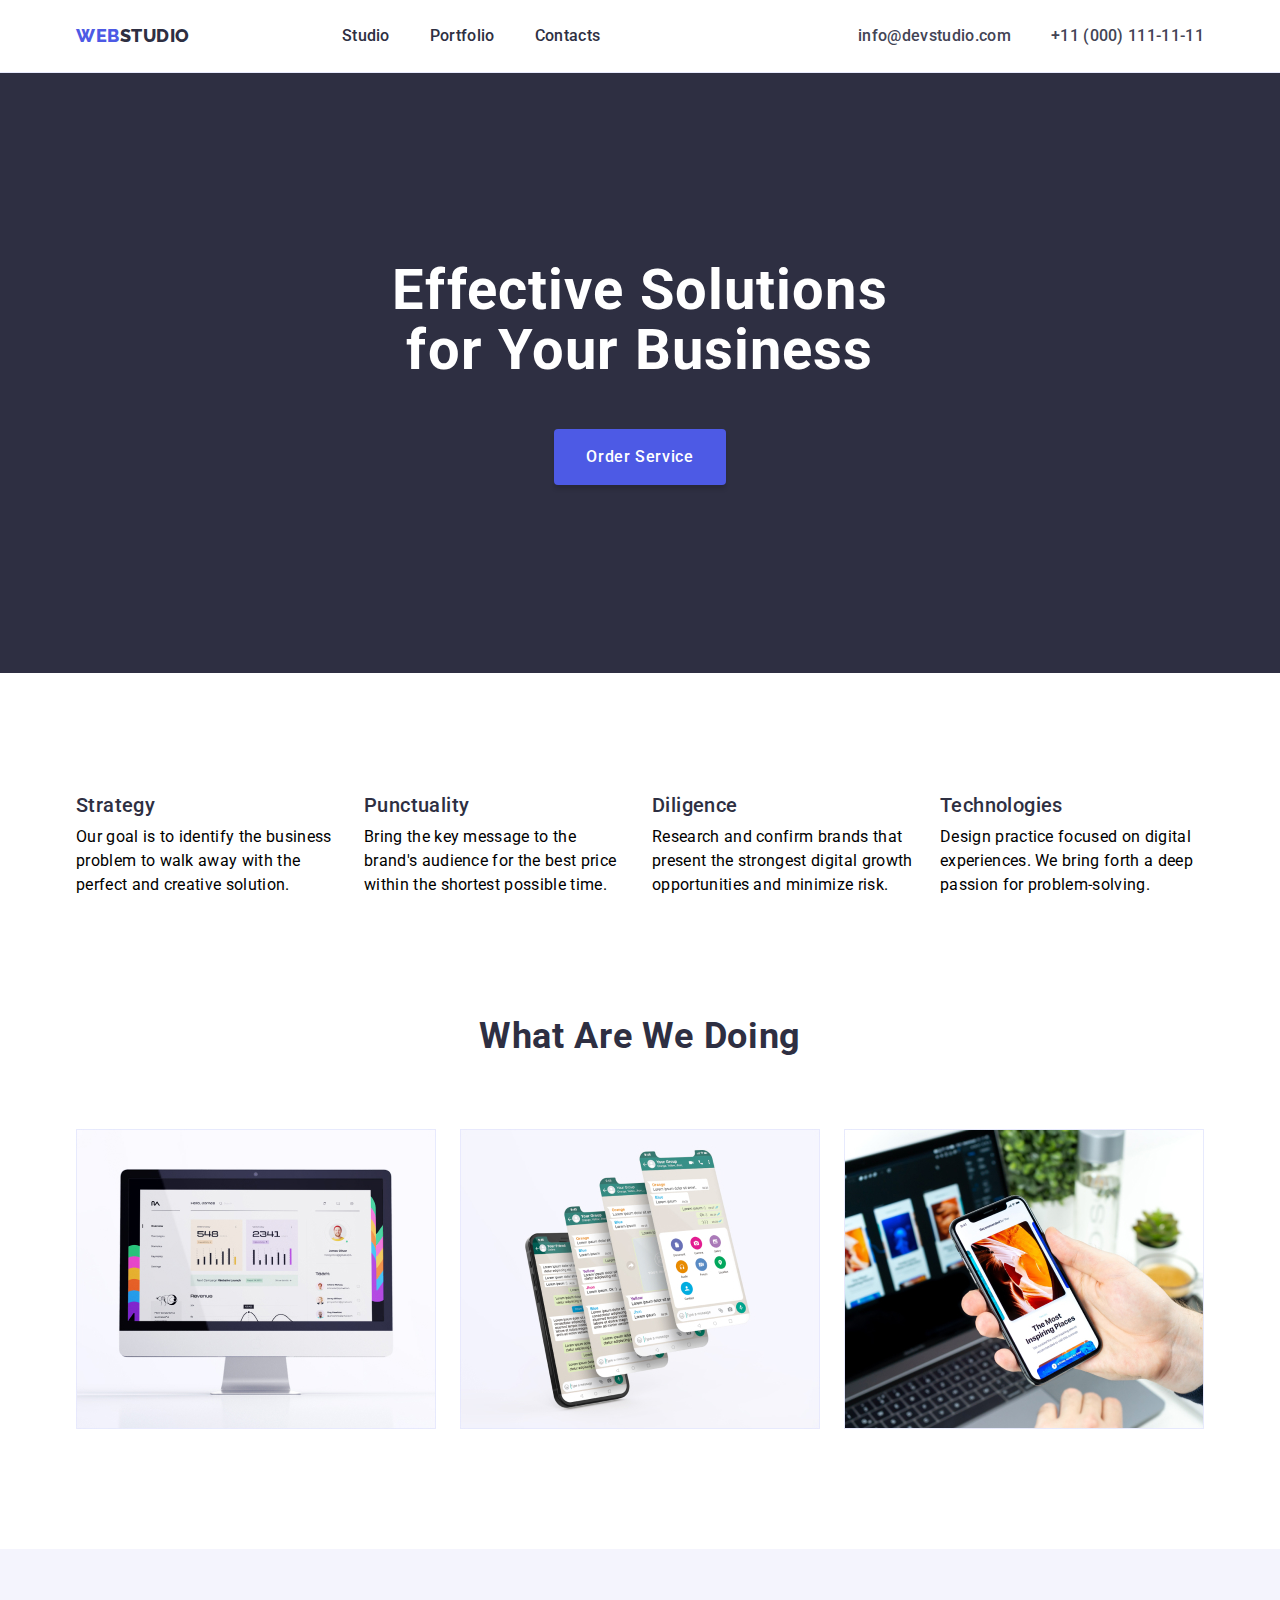
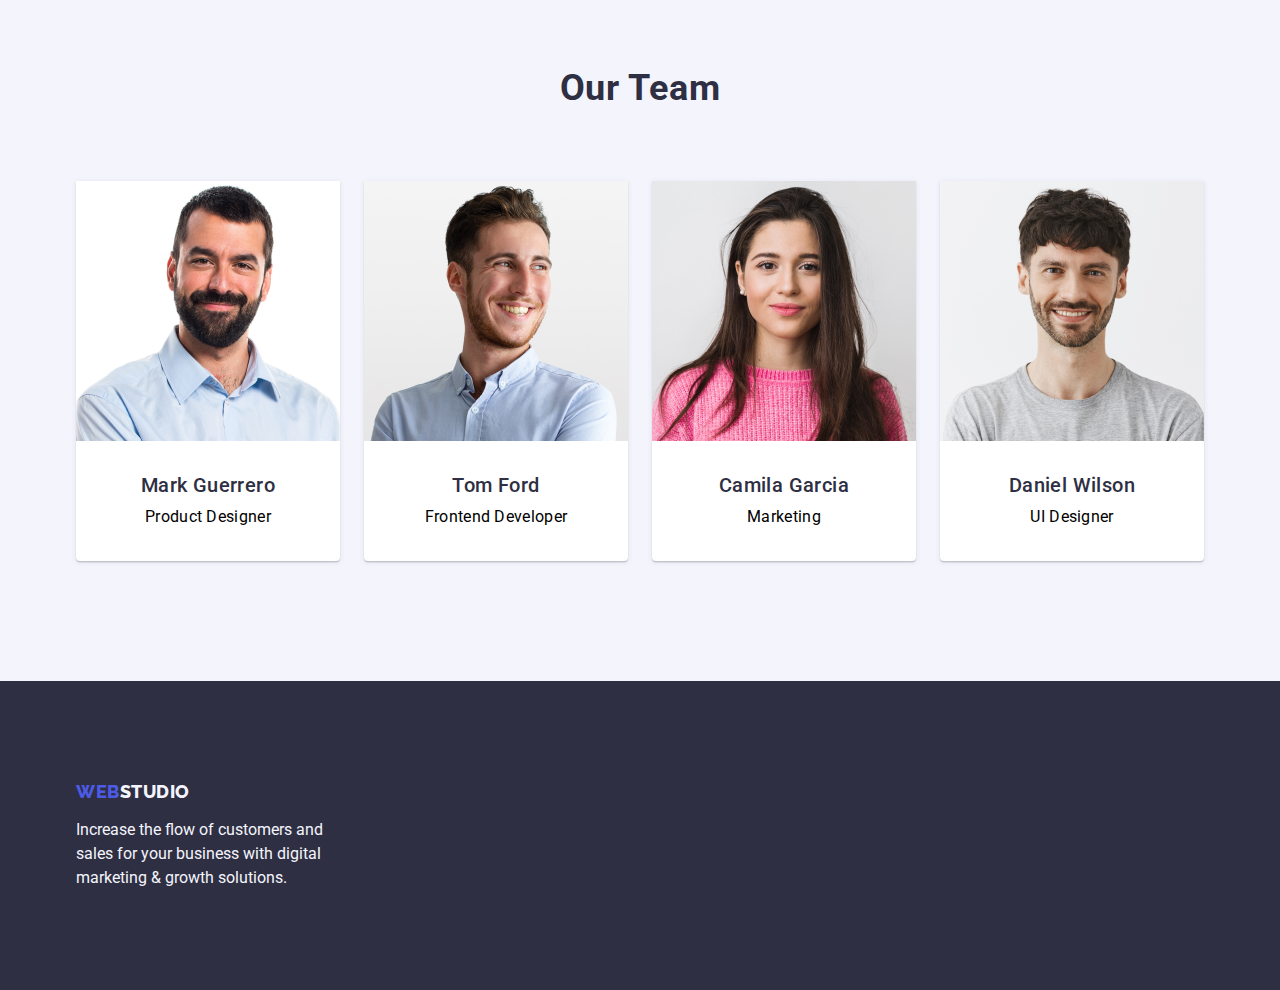
<file: index.html>
<!DOCTYPE html>
<html lang="en">
  <head>
    <meta charset="UTF-8" />
    <meta http-equiv="X-UA-Compatible" content="IE=edge" />
    <meta name="viewport" content="width=device-width, initial-scale=1.0" />
    <title>Main Page</title>
    <!-- Google fonts -->
    <link rel="preconnect" href="https://fonts.googleapis.com" />
    <link rel="preconnect" href="https://fonts.gstatic.com" crossorigin />
    <link
      href="https://fonts.googleapis.com/css2?family=Raleway:wght@400;700&family=Roboto:wght@400;500;700;900&display=swap"
      rel="stylesheet"
    />
    <!-- Normalize css -->
    <link
      rel="stylesheet"
      href="https://cdnjs.cloudflare.com/ajax/libs/modern-normalize/1.1.0/modern-normalize.min.css"
    />
    <!-- In-document CSS -->
    <link rel="stylesheet" href="./css/styles.css" />
  </head>

  <body>
    <header class="header">
      <!-- Header section -->
      <div class="container">
        <!-- navigation menu -->
        <nav class="nav">
          <!-- Logo -->
          <a href="./index.html" class="link nav-logo"
            >Web<span class="nav-logo-item">Studio</span>
          </a>
          <ul class="list">
            <li class="list-item">
              <a href="./index.html" class="link nav-link">Studio</a>
            </li>
            <li class="list-item">
              <a href="./portfolio.html" class="link nav-link">Portfolio</a>
            </li>
            <li class="list-item">
              <a href="" class="link nav-link">Contacts</a>
            </li>
          </ul>
        </nav>
        <!-- adress -->
        <address class="address">
          <ul class="list">
            <li class="address-list-item">
              <a href="mailto:info@devstudio.com" class="address-item link">info@devstudio.com</a>
            </li>
            <li class="address-list-item">
              <a href="tel:+110001111111" class="address-item link">+11 (000) 111-11-11</a>
            </li>
          </ul>
        </address>
      </div>
    </header>

    <!-- main container -->
    <main>
      <!-- Hero section -->
      <section class="hero">
        <div class="container">
          <!-- head -->
          <h1 class="hero-title">Effective Solutions for Your Business</h1>
          <!-- button -->
          <button type="button" class="btn">Order Service</button>
        </div>
      </section>

      <!--  features section -->
      <section class="features">
        <div class="container">
          <h2 class="visually-hidden">features</h2>
          <ul class="list features-description">
            <li class="features-list">
              <h3 class="features-head">Strategy</h3>
              <p class="features-paragraf">
                Our goal is to identify the business problem to walk away with the perfect and
                creative solution.
              </p>
            </li>
            <li class="features-list">
              <h3 class="features-head">Punctuality</h3>
              <p class="features-paragraf">
                Bring the key message to the brand's audience for the best price within the shortest
                possible time.
              </p>
            </li>
            <li class="features-list">
              <h3 class="features-head">Diligence</h3>
              <p class="features-paragraf">
                Research and confirm brands that present the strongest digital growth opportunities
                and minimize risk.
              </p>
            </li>
            <li class="features-list">
              <h3 class="features-head">Technologies</h3>
              <p class="features-paragraf">
                Design practice focused on digital experiences. We bring forth a deep passion for
                problem-solving.
              </p>
            </li>
          </ul>
        </div>
      </section>

      <!-- product section -->
      <section class="product-section">
        <div class="container">
          <h2 class="title product">What are we doing</h2>
          <ul class="list product">
            <li class="product-list-item">
              <img src="./images/main/section2/img1.jpg" alt="monitor" width="360" />
            </li>
            <li class="product-list-item">
              <img src="./images/main/section2/img2.jpg" alt="whatsapp" width="360" />
            </li>
            <li class="product-list-item">
              <img src="./images/main/section2/img3.jpg" alt="mobile" width="360" />
            </li>
          </ul>
        </div>
      </section>

      <!-- team section -->
      <section class="team">
        <div class="container">
          <h2 class="title">Our Team</h2>
          <ul class="list">
            <li class="team-item">
              <img src="./images/main/section3/Mark.jpg" alt="Mark" width="264" class="img" />
              <div class="team-descr">
                <h3 class="team-title">Mark Guerrero</h3>
                <p class="team-posicion">Product Designer</p>
              </div>
            </li>
            <li class="team-item">
              <img src="./images/main/section3/Tom.jpg" alt="Tom" width="264" class="img" />
              <div class="team-descr">
                <h3 class="team-title">Tom Ford</h3>
                <p class="team-posicion">Frontend Developer</p>
              </div>
            </li>
            <li class="team-item">
              <img src="./images/main/section3/Camilla.jpg" alt="Camilla" width="264" class="img" />
              <div class="team-descr">
                <h3 class="team-title">Camila Garcia</h3>
                <p class="team-posicion">Marketing</p>
              </div>
            </li>
            <li class="team-item">
              <img src="./images/main/section3/Daniel.jpg" alt="Daniel" width="264" class="img" />
              <div class="team-descr">
                <h3 class="team-title">Daniel Wilson</h3>
                <p class="team-posicion">UI Designer</p>
              </div>
            </li>
          </ul>
        </div>
      </section>
    </main>

    <!-- footer section-->
    <footer class="footer">
      <div class="container">
        <!-- logo -->
        <a href="./index.html" class="link footer-logo"
          >Web<span class="footer-logo-item">Studio</span>
        </a>
        <p class="text">
          Increase the flow of customers and sales for your business with digital marketing & growth
          solutions.
        </p>
      </div>
    </footer>
  </body>
</html>
</file>
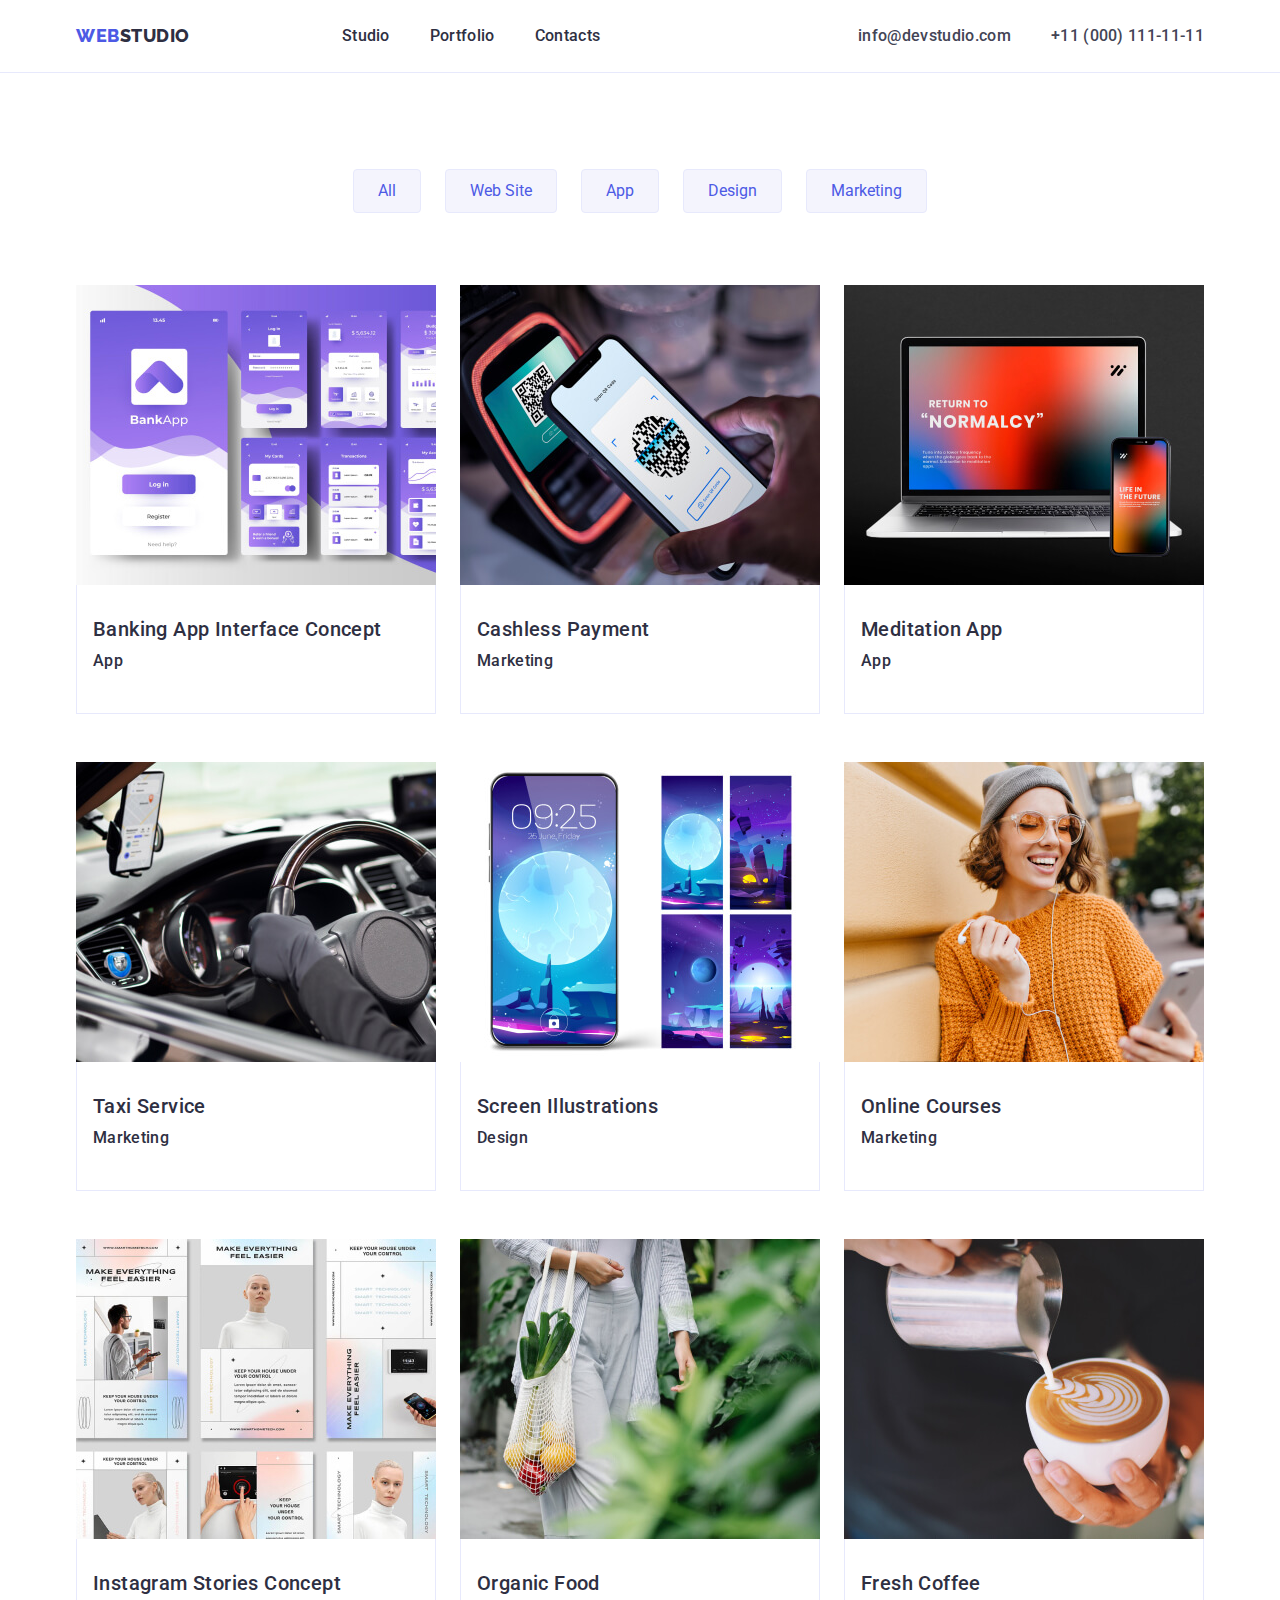
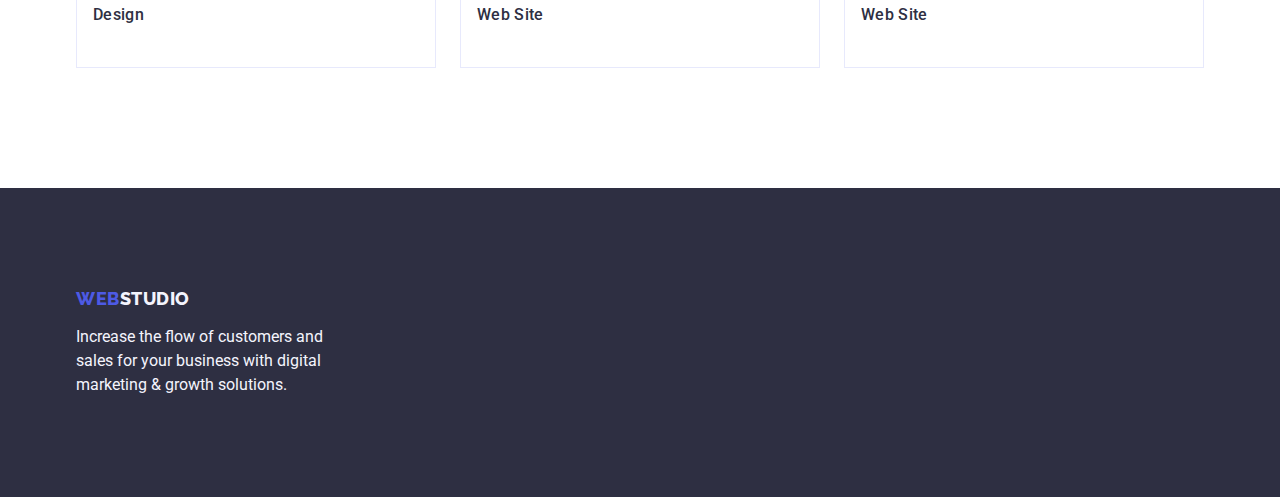
<file: portfolio.html>
<!DOCTYPE html>
<html lang="en">
  <head>
    <meta charset="UTF-8" />
    <meta http-equiv="X-UA-Compatible" content="IE=edge" />
    <meta name="viewport" content="width=device-width, initial-scale=1.0" />
    <title>Portfolio</title>
    <link rel="preconnect" href="https://fonts.googleapis.com" />
    <link rel="preconnect" href="https://fonts.gstatic.com" crossorigin />
    <link
      href="https://fonts.googleapis.com/css2?family=Raleway:wght@400;700&family=Roboto:wght@400;500;700;900&display=swap"
      rel="stylesheet"
    />
    <link
      rel="stylesheet"
      href="https://cdnjs.cloudflare.com/ajax/libs/modern-normalize/1.1.0/modern-normalize.min.css"
    />
    <link rel="stylesheet" href="./css/styles.css" />
  </head>
  <body>
    <!-- Header -->
    <header class="header">
      <div class="container">
        <!-- navigation menu -->
        <nav class="nav">
          <!-- Logo -->
          <a href="./index.html" class="link nav-logo"
            >Web<span class="nav-logo-item">Studio</span>
          </a>
          <ul class="list">
            <li class="list-item">
              <a href="./index.html" class="link nav-link">Studio</a>
            </li>
            <li class="list-item">
              <a href="./portfolio.html" class="link nav-link">Portfolio</a>
            </li>
            <li class="list-item">
              <a href="" class="link nav-link">Contacts</a>
            </li>
          </ul>
        </nav>
        <!-- adress -->
        <address class="address">
          <ul class="list">
            <li class="address-list-item">
              <a href="mailto:info@devstudio.com" class="address-item link">info@devstudio.com</a>
            </li>
            <li class="address-list-item">
              <a href="tel:+110001111111" class="address-item link">+11 (000) 111-11-11</a>
            </li>
          </ul>
        </address>
      </div>
    </header>
    <!--main content  -->

    <main>
      <section class="section-portfolio">
        <div class="container">
          <!-- head -->

          <h1 class="visually-hidden">Portfolio</h1>

          <!-- filter -->

          <ul class="list filter">
            <li class="filter-list">
              <button type="button" class="portfolio-btn">All</button>
            </li>
            <li class="filter-list">
              <button type="button" class="portfolio-btn">Web Site</button>
            </li>
            <li class="filter-list">
              <button type="button" class="portfolio-btn">App</button>
            </li>
            <li class="filter-list">
              <button type="button" class="portfolio-btn">Design</button>
            </li>
            <li class="filter-list">
              <button type="button" class="portfolio-btn">Marketing</button>
            </li>
          </ul>

          <!-- product -->

          <ul class="list cards">
            <li class="card">
              <a href="" class="link">
                <img
                  src="./images/portfolio/row1/banking-app.jpg"
                  alt="Banking App Interface Concept"
                  width="360"
                />
                <div class="card-categories">
                  <h2 class="portfolio-title">Banking App Interface Concept</h2>
                  <p class="portfolio-text">App</p>
                </div>
              </a>
            </li>
            <li class="card">
              <a href="" class="link">
                <img
                  src="./images/portfolio/row1/cashles-payment.jpg"
                  alt="Cashless Payment"
                  width="360"
                />
                <div class="card-categories">
                  <h2 class="portfolio-title">Cashless Payment</h2>
                  <p class="portfolio-text">Marketing</p>
                </div>
              </a>
            </li>
            <li class="card">
              <a href="" class="link">
                <img
                  src="./images/portfolio/row1/meditacion-app.jpg"
                  alt="Meditation App"
                  width="360"
                />
                <div class="card-categories">
                  <h2 class="portfolio-title">Meditation App</h2>
                  <p class="portfolio-text">App</p>
                </div>
              </a>
            </li>
            <li class="card">
              <a href="" class="link">
                <img
                  src="./images/portfolio/row2/taxi-service.jpg"
                  alt="Taxi Service"
                  width="360"
                />
                <div class="card-categories">
                  <h2 class="portfolio-title">Taxi Service</h2>
                  <p class="portfolio-text">Marketing</p>
                </div>
              </a>
            </li>
            <li class="card">
              <a href="" class="link">
                <img
                  src="./images/portfolio/row2/screen-illustrations.jpg"
                  alt="Screen Illustrations"
                  width="360"
                />
                <div class="card-categories">
                  <h2 class="portfolio-title">Screen Illustrations</h2>
                  <p class="portfolio-text">Design</p>
                </div>
              </a>
            </li>
            <li class="card">
              <a href="" class="link">
                <img
                  src="./images/portfolio/row2/online-courses.jpg"
                  alt="Online Courses"
                  width="360"
                />
                <div class="card-categories">
                  <h2 class="portfolio-title">Online Courses</h2>
                  <p class="portfolio-text">Marketing</p>
                </div>
              </a>
            </li>
            <li class="card">
              <a href="" class="link">
                <img
                  src="./images/portfolio/row3/instagram.jpg"
                  alt="Instagram Stories Concept"
                  width="360"
                />
                <div class="card-categories">
                  <h2 class="portfolio-title">Instagram Stories Concept</h2>
                  <p class="portfolio-text">Design</p>
                </div>
              </a>
            </li>
            <li class="card">
              <a href="" class="link">
                <img
                  src="./images/portfolio/row3/organic-food.jpg"
                  alt="Organic Food"
                  width="360"
                />
                <div class="card-categories">
                  <h2 class="portfolio-title">Organic Food</h2>
                  <p class="portfolio-text">Web Site</p>
                </div>
              </a>
            </li>
            <li class="card">
              <a href="" class="link">
                <img
                  src="./images/portfolio/row3/fresh-coffee.jpg"
                  alt="Fresh Coffee"
                  width="360"
                />
                <div class="card-categories">
                  <h2 class="portfolio-title">Fresh Coffee</h2>
                  <p class="portfolio-text">Web Site</p>
                </div>
              </a>
            </li>
          </ul>
        </div>
      </section>
    </main>

    <!-- footer -->
    <footer class="footer">
      <div class="container">
        <!-- logo -->
        <a href="./index.html" class="link footer-logo"
          >Web<span class="footer-logo-item">Studio</span>
        </a>
        <p class="text">
          Increase the flow of customers and sales for your business with digital marketing & growth
          solutions.
        </p>
      </div>
    </footer>
  </body>
</html>
</file>
<file: css/styles.css>
:root {
  --text-color: #434455;
  --dark-color: #2e2f42;
  --primary-barnd-color: #4d5ae5;
  --background-color: #ffffff;
  --pressed-state-cl: #404bbf;
  --light-color: #f4f4fd;
  --heder-border-cl: #e7e9fc;
}
html {
  box-sizing: border-box;
}

*,
*::before,
*::after {
  box-sizing: inherit;
}

body {
  font-family: 'Roboto', sans-serif;
  font-style: normal;
  font-weight: 400;
  font-size: 16px;
  line-height: 24px;

  color: var(--brand-color);
  background-color: var(--background-color);
}

h1,
h2,
h3,
h4,
h5,
h6,
p,
ul {
  margin: 0;
}

/* utylits */
.container {
  width: 1158px;
  padding-left: 15px;
  padding-right: 15px;
  margin: 0 auto;
}
.link {
  text-decoration: none;
}
.list {
  list-style: none;
  margin: 0;
  padding: 0;
}
img {
  display: block;
}
.visually-hidden {
  position: absolute;
  width: 1px;
  height: 1px;
  margin: -1px;
  border: 0;
  padding: 0;
  white-space: nowrap;
  clip-path: inset(100%);
  clip: rect(0 0 0 0);
  overflow: hidden;
}

/* styles for index.html */

/**
  |============================
  | header section
  |============================
*/
.header .container {
  display: flex;
  align-items: center;
  margin: 0 auto 0 auto;
}
.header {
  border-bottom: 1px solid var(--heder-border-cl);
}
/* logo */
.nav-logo {
  font-family: 'Raleway', sans-serif;
  font-style: normal;
  font-weight: 800;
  font-size: 18px;
  line-height: 1.17;
  margin-right: 76px;

  letter-spacing: 0.03em;
  text-decoration: none;
  text-transform: uppercase;

  color: var(--primary-barnd-color);
}
.nav-logo-item {
  color: var(--dark-color);
}

/* navigation */
.nav {
  display: flex;
  align-items: center;
  margin-right: auto;

  font-style: normal;
  font-weight: 500;
  font-size: 16px;
  line-height: 24px;
}

.nav .list {
  display: flex;
  margin-left: 76px;
  gap: 40px;
}

.nav-link {
  display: flex;
  padding-top: 24px;
  padding-bottom: 24px;
}
.list .link {
  color: var(--dark-color);
  font-weight: 500;
  font-size: 16px;
  line-height: 1.5;
  letter-spacing: 0.02em;
}
.list .link:hover,
.list .link:focus {
  color: var(--pressed-state-cl);
}

/* address */
.address {
  font-style: normal;
}
.address-item.link {
  color: var(--text-color);
}
.address .list {
  display: flex;
  gap: 40px;
}

/**
  |============================
  | hero section
  |============================
*/

.hero {
  padding: 188px 0;
  text-align: center;
  background-color: var(--dark-color);
}

.hero-title {
  font-family: 'Roboto';
  font-style: normal;
  font-weight: 700;
  font-size: 56px;
  letter-spacing: 0.02em;
  line-height: 1.07;

  max-width: 496px;
  text-align: center;
  margin-bottom: 48px;
  margin-left: auto;
  margin-right: auto;

  color: var(--background-color);
}

/* batton */
.btn {
  font-family: 'Roboto', sans-serif;
  font-weight: 500;
  font-size: 16px;
  line-height: 1.5;
  letter-spacing: 0.04em;

  display: block;
  margin: 0 auto;
  border-radius: 4px;
  padding: 16px 32px;
  min-width: 169px;
  height: 56px;
  box-shadow: 0px 4px 4px rgba(0, 0, 0, 0.15);
  border: none;

  color: var(--background-color);
  background-color: var(--primary-barnd-color);
  cursor: pointer;
}

.btn:hover,
.btn:focus {
  background-color: var(--pressed-state-cl);
}

/**
  |============================
  | features section
  |============================
*/
.features {
  padding: 120px 0;
}
.features-head {
  font-weight: 500;
  font-size: 20px;
  line-height: 1.2;
  letter-spacing: 0.02em;

  margin-bottom: 8px;

  color: var(--dark-color);
}
.features-paragraf {
  letter-spacing: 0.02em;
}

.features-description {
  display: flex;
  gap: 24px;
}
.features-list {
  flex-basis: calc((100% - 72px) / 4);
}
.features-list:nth-last-child() {
  margin-right: 0;
}
.features-list {
  width: calc((100% - 72px) / 4);
}
/**
  |============================
  | product section
  |============================
*/
.product-section {
  padding-bottom: 120px;
}
.title {
  font-family: 'Roboto';
  font-style: normal;
  font-weight: 700;
  font-size: 36px;
  line-height: 1.11;

  text-align: center;
  letter-spacing: 0.02em;
  text-transform: capitalize;

  margin-bottom: 72px;

  color: var(--dark-color);
}

.list.product {
  display: flex;
  gap: 24px;
}

.title.product {
  margin-bottom: 72px;
}
/**
  |============================
  | team seection
  |============================
*/

.team {
  padding: 120px 0;

  background-color: var(--light-color);
}

.team .list {
  display: flex;
  gap: 24px;
}

.team-item {
  flex-basis: calc((100% - 72px) / 4);

  box-shadow: 0px 1px 6px rgba(46, 47, 66, 0.08), 0px 1px 1px rgba(46, 47, 66, 0.16),
    0px 2px 1px rgba(46, 47, 66, 0.08);
  border-radius: 0px 0px 4px 4px;
  background-color: var(--background-color);
}

.team-title {
  font-family: 'Roboto';
  font-style: normal;
  font-weight: 500;
  font-size: 20px;
  line-height: 24px;
  text-align: center;
  letter-spacing: 0.02em;
  margin-bottom: 8px;

  color: var(--dark-color);
}

.team-posicion {
  font-family: 'Roboto';
  font-style: normal;
  font-weight: 400;
  font-size: 16px;
  line-height: 24px;
  text-align: center;
  letter-spacing: 0.02em;
}

.team-descr {
  padding: 32px 16px;
  border-radius: 0px 0px 4px 4px;
}
/**
  |============================
  | footer
  |============================
*/

.footer {
  padding: 100px 0;

  background-color: var(--dark-color);
}
.footer-logo {
  font-family: 'Raleway', sans-serif;
  font-style: normal;
  font-weight: 800;
  font-size: 18px;
  line-height: 1.17;
  color: var(--primary-barnd-color);
  display: inline-block;
  align-items: center;
  letter-spacing: 0.03em;
  text-decoration: none;
  text-transform: uppercase;
}
.footer-logo-item,
.footer .text {
  color: var(--light-color);
}

.footer-logo {
  margin-bottom: 16px;
}
.footer .text {
  width: 264px;
}

/**
  |============================
  | portfolio page
  |============================
*/
.section-portfolio {
  padding: 96px 0 120px;
}

/* filter */
.portfolio-btn {
  display: flex;
  flex-direction: row;
  justify-content: center;
  align-items: center;
  padding: 12px 24px;

  background: var(--light-color);
  color: var(--primary-barnd-color);
  border: 1px solid var(--heder-border-cl);
  border-radius: 4px;
  cursor: pointer;
}

.portfolio-btn:hover,
.portfolio-btn:focus {
  color: var(--background-color);
  background-color: var(--pressed-state-cl);
  border: 1px solid transparent;
}
.list.filter {
  display: flex;
  justify-content: center;
  gap: 24px;
  margin-bottom: 72px;
}

/* product */
.portfolio-title {
  margin-bottom: 8px;
  font-weight: 500;
  font-size: 20px;
  line-height: 1.2;
  letter-spacing: 0.02em;

  color: var(--dark-color);
}
.portfolio-text {
  font-size: 16px;
  line-height: 1.5;
  letter-spacing: 0.02em;
  color: var(--dark-color);
  margin-bottom: 8px;
}
/* Cards */

.list.cards {
  display: flex;
  flex-wrap: wrap;
  column-gap: 24px;
  row-gap: 48px;
}
.card {
  width: 360px;

  background: #ffffff;
}
.card-categories {
  padding: 32px 16px;
  border: 1px solid #e7e9fc;
  border-top: none;
}
</file>
